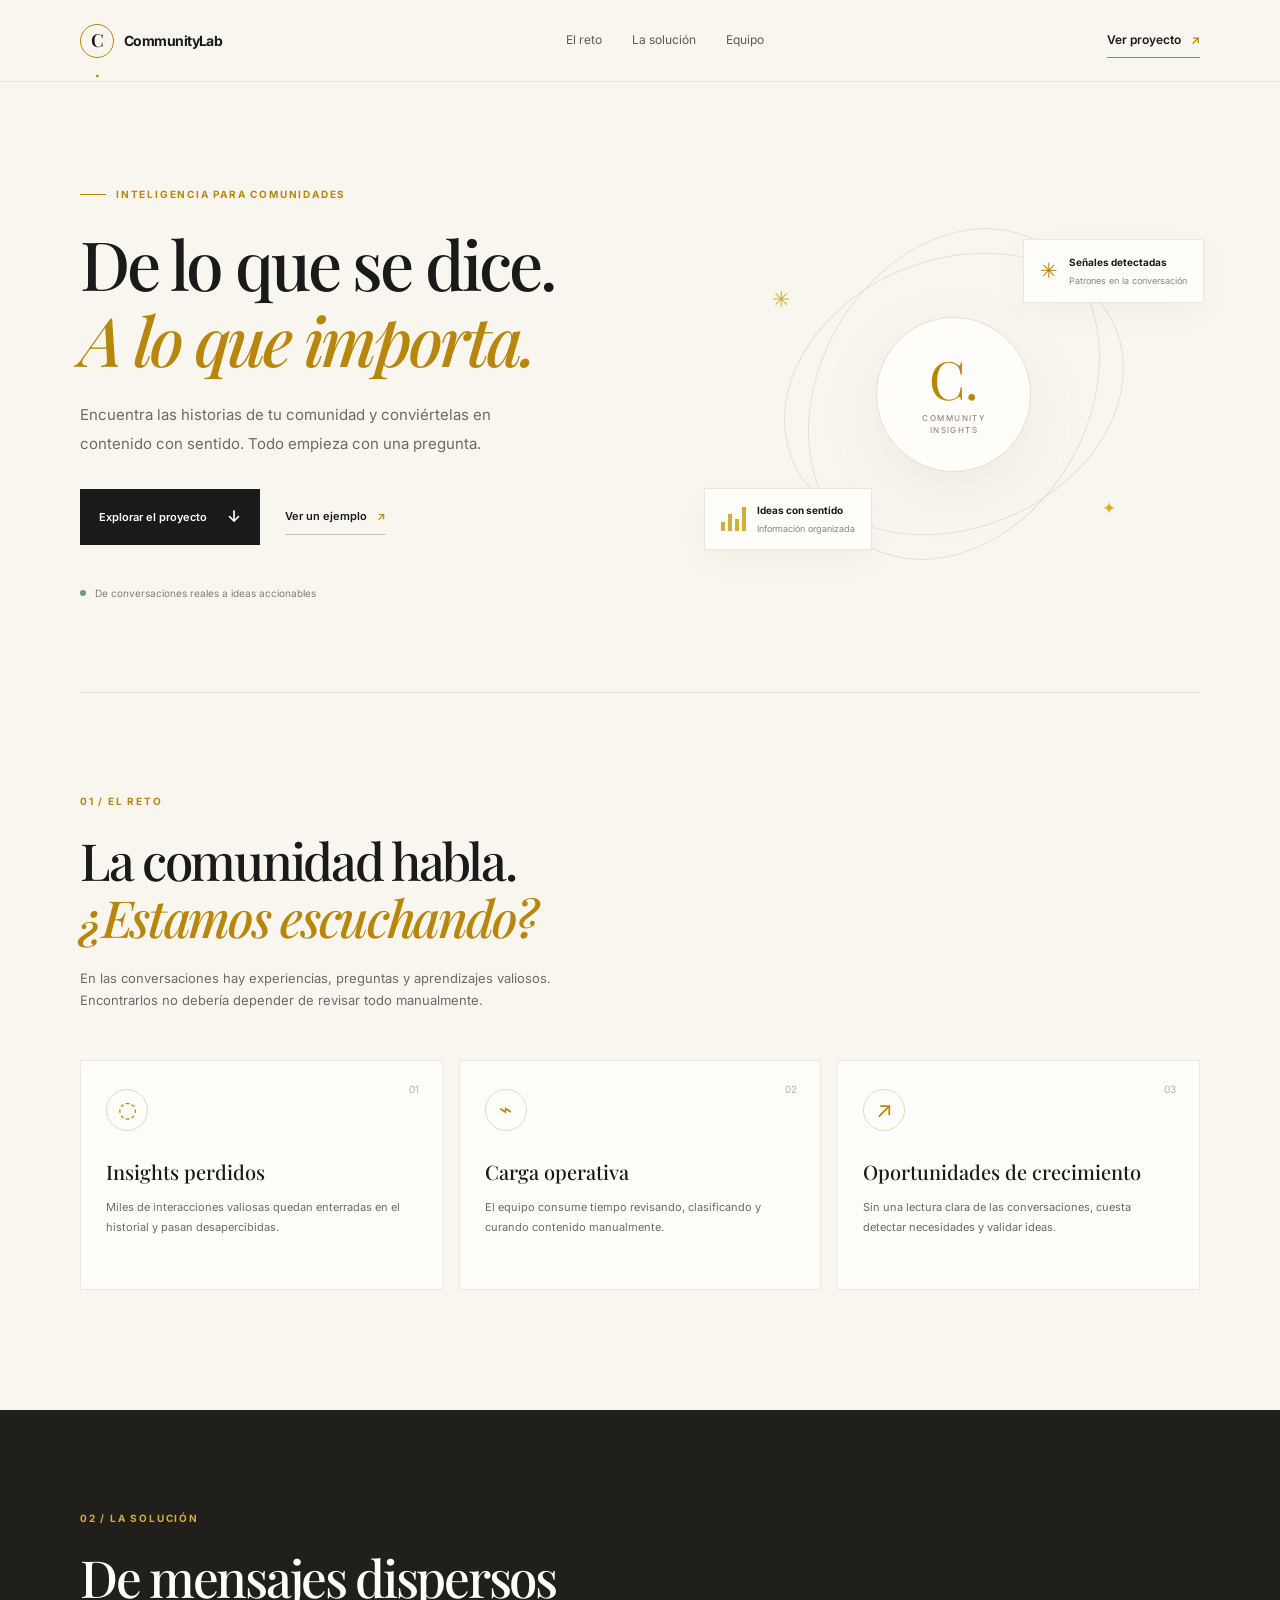
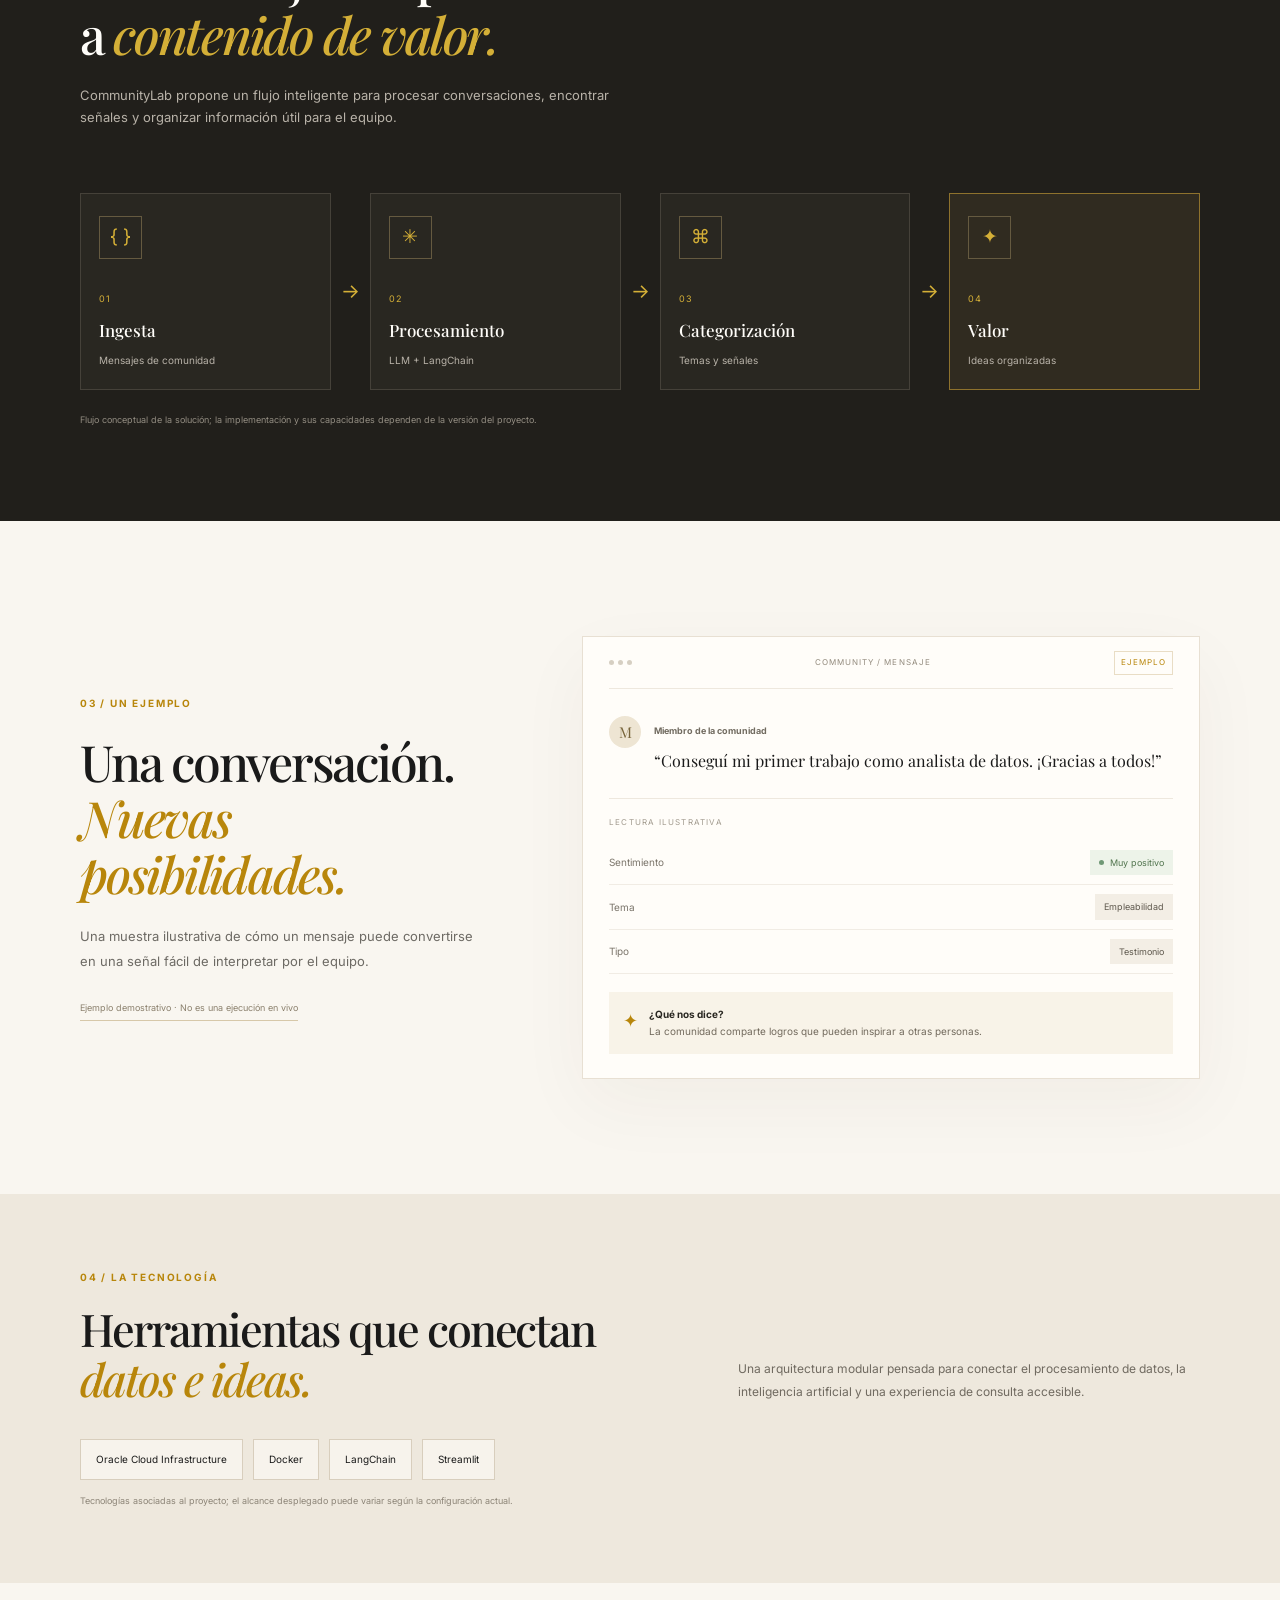
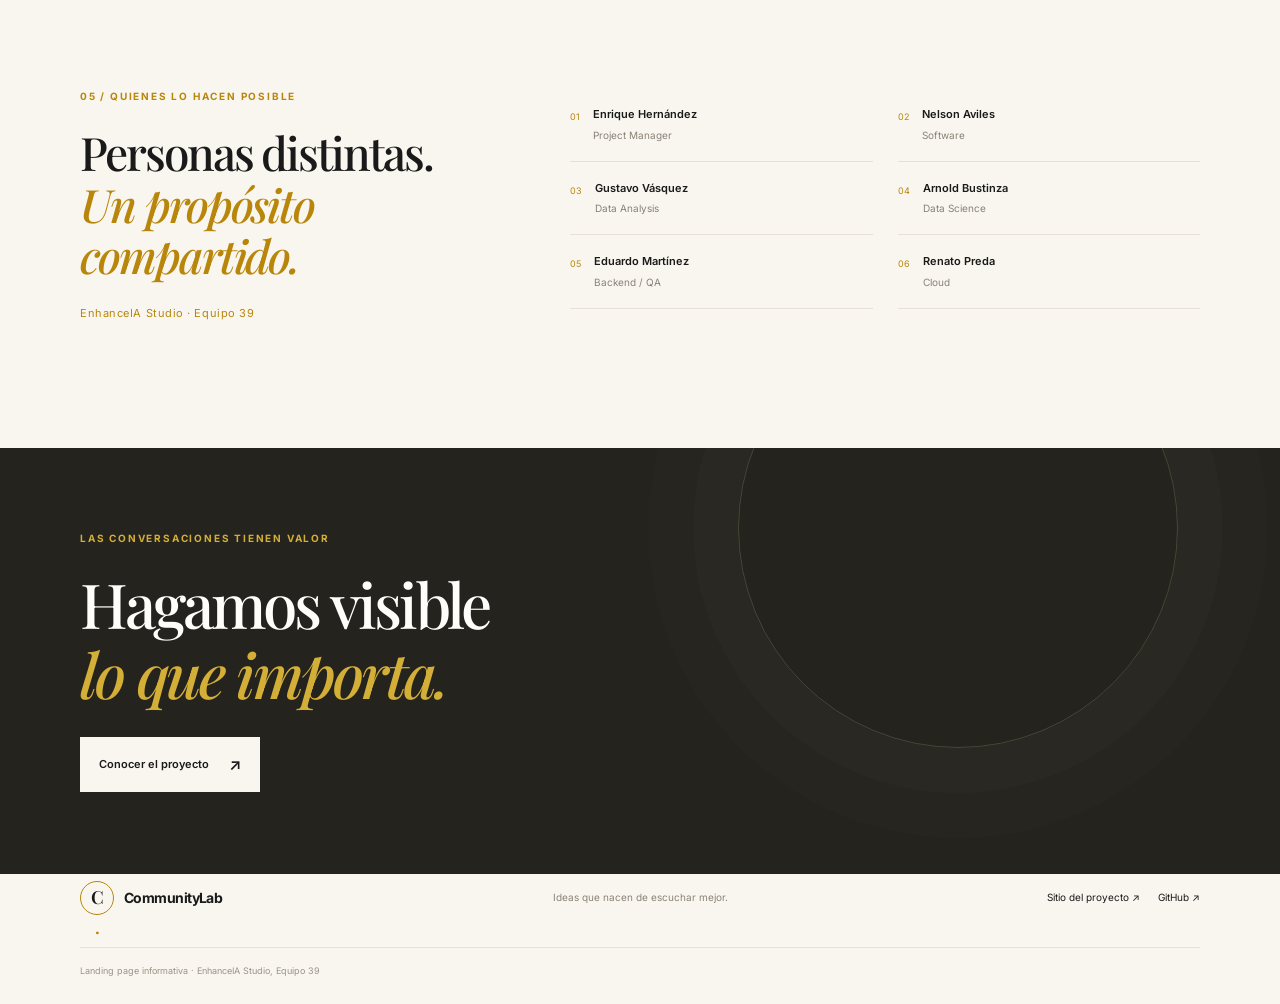
<file: index.html>
<!doctype html>
<html lang="es">
<head>
  <meta charset="utf-8">
  <meta name="viewport" content="width=device-width, initial-scale=1">
  <meta name="theme-color" content="#f9f6f0">
  <meta name="description" content="CommunityLab transforma conversaciones de comunidad en historias, aprendizajes y contenido con sentido.">
  <title>CommunityLab — De lo que se dice a lo que importa</title>
  <link rel="preconnect" href="https://fonts.googleapis.com">
  <link rel="preconnect" href="https://fonts.gstatic.com" crossorigin>
  <link href="https://fonts.googleapis.com/css2?family=Inter:wght@400;500;600;700&family=Playfair+Display:wght@500;600;700&display=swap" rel="stylesheet">
  <link rel="stylesheet" href="style.css">
  <script src="script.js" defer></script>
</head>
<body>
  <header class="site-header">
    <a class="brand" href="#inicio" aria-label="CommunityLab, inicio">
      <span class="brand-mark" aria-hidden="true">C<span>.</span></span>
      <span>CommunityLab</span>
    </a>
    <nav aria-label="Navegación principal">
      <a href="#problema">El reto</a>
      <a href="#solucion">La solución</a>
      <a href="#equipo">Equipo</a>
    </nav>
    <a class="header-cta" href="https://github.com/HenryH11/communitylab" target="_blank" rel="noreferrer">Ver proyecto <span aria-hidden="true">↗</span></a>
  </header>

  <main>
    <section class="hero section-wrap" id="inicio">
      <div class="hero-copy">
        <p class="eyebrow"><span class="eyebrow-line"></span> Inteligencia para comunidades</p>
        <h1>De lo que se dice.<br><em>A lo que importa.</em></h1>
        <p class="hero-description">Encuentra las historias de tu comunidad y conviértelas en contenido con sentido. Todo empieza con una pregunta.</p>
        <div class="hero-actions">
          <a class="button button-dark" href="#solucion">Explorar el proyecto <span aria-hidden="true">↓</span></a>
          <a class="text-link" href="#demo">Ver un ejemplo <span aria-hidden="true">↗</span></a>
        </div>
        <div class="hero-note"><span class="status-dot"></span> De conversaciones reales a ideas accionables</div>
      </div>
      <div class="hero-visual" aria-label="Ilustración conceptual del análisis de conversaciones">
        <div class="orbit orbit-one"></div><div class="orbit orbit-two"></div>
        <div class="visual-core"><span class="core-symbol">C.</span><span class="core-label">COMMUNITY<br>INSIGHTS</span></div>
        <div class="float-card float-card-top"><span class="mini-icon">✳</span><span><b>Señales detectadas</b><small>Patrones en la conversación</small></span></div>
        <div class="float-card float-card-bottom"><span class="mini-bars"><i></i><i></i><i></i><i></i></span><span><b>Ideas con sentido</b><small>Información organizada</small></span></div>
        <span class="spark spark-one">✳</span><span class="spark spark-two">✦</span>
      </div>
    </section>

    <section class="problem-section section-wrap" id="problema">
      <div class="section-heading">
        <p class="eyebrow">01 / El reto</p>
        <h2>La comunidad habla.<br><em>¿Estamos escuchando?</em></h2>
        <p>En las conversaciones hay experiencias, preguntas y aprendizajes valiosos. Encontrarlos no debería depender de revisar todo manualmente.</p>
      </div>
      <div class="problem-grid">
        <article class="problem-card"><span class="card-number">01</span><span class="card-icon">◌</span><h3>Insights perdidos</h3><p>Miles de interacciones valiosas quedan enterradas en el historial y pasan desapercibidas.</p></article>
        <article class="problem-card"><span class="card-number">02</span><span class="card-icon">⌁</span><h3>Carga operativa</h3><p>El equipo consume tiempo revisando, clasificando y curando contenido manualmente.</p></article>
        <article class="problem-card"><span class="card-number">03</span><span class="card-icon">↗</span><h3>Oportunidades de crecimiento</h3><p>Sin una lectura clara de las conversaciones, cuesta detectar necesidades y validar ideas.</p></article>
      </div>
    </section>

    <section class="solution-section" id="solucion">
      <div class="section-wrap solution-inner">
        <div class="section-heading solution-heading">
          <p class="eyebrow">02 / La solución</p>
          <h2>De mensajes dispersos<br>a <em>contenido de valor.</em></h2>
          <p>CommunityLab propone un flujo inteligente para procesar conversaciones, encontrar señales y organizar información útil para el equipo.</p>
        </div>
        <div class="pipeline" aria-label="Flujo conceptual del procesamiento">
          <div class="pipeline-step"><span class="step-icon">{ }</span><span class="step-label">01</span><h3>Ingesta</h3><p>Mensajes de comunidad</p></div>
          <span class="pipeline-arrow" aria-hidden="true">→</span>
          <div class="pipeline-step"><span class="step-icon">✳</span><span class="step-label">02</span><h3>Procesamiento</h3><p>LLM + LangChain</p></div>
          <span class="pipeline-arrow" aria-hidden="true">→</span>
          <div class="pipeline-step"><span class="step-icon">⌘</span><span class="step-label">03</span><h3>Categorización</h3><p>Temas y señales</p></div>
          <span class="pipeline-arrow" aria-hidden="true">→</span>
          <div class="pipeline-step pipeline-final"><span class="step-icon">✦</span><span class="step-label">04</span><h3>Valor</h3><p>Ideas organizadas</p></div>
        </div>
        <p class="pipeline-caption">Flujo conceptual de la solución; la implementación y sus capacidades dependen de la versión del proyecto.</p>
      </div>
    </section>

    <section class="demo-section section-wrap" id="demo">
      <div class="demo-copy">
        <p class="eyebrow">03 / Un ejemplo</p>
        <h2>Una conversación.<br><em>Nuevas posibilidades.</em></h2>
        <p>Una muestra ilustrativa de cómo un mensaje puede convertirse en una señal fácil de interpretar por el equipo.</p>
        <span class="demo-disclaimer">Ejemplo demostrativo · No es una ejecución en vivo</span>
      </div>
      <div class="demo-window">
        <div class="window-bar"><div class="window-dots"><i></i><i></i><i></i></div><span>COMMUNITY / MENSAJE</span><span class="window-status">EJEMPLO</span></div>
        <div class="message-box"><span class="message-avatar">M</span><div><span class="message-author">Miembro de la comunidad</span><p>“Conseguí mi primer trabajo como analista de datos. ¡Gracias a todos!”</p></div></div>
        <div class="result-divider"><span>LECTURA ILUSTRATIVA</span></div>
        <div class="result-row"><span class="result-label">Sentimiento</span><span class="tag tag-positive"><i></i> Muy positivo</span></div>
        <div class="result-row"><span class="result-label">Tema</span><span class="tag">Empleabilidad</span></div>
        <div class="result-row"><span class="result-label">Tipo</span><span class="tag">Testimonio</span></div>
        <div class="insight-note"><span>✦</span><p><b>¿Qué nos dice?</b><br>La comunidad comparte logros que pueden inspirar a otras personas.</p></div>
      </div>
    </section>

    <section class="technology-section">
      <div class="section-wrap technology-inner">
        <div><p class="eyebrow">04 / La tecnología</p><h2>Herramientas que conectan<br><em>datos e ideas.</em></h2></div>
        <p class="technology-intro">Una arquitectura modular pensada para conectar el procesamiento de datos, la inteligencia artificial y una experiencia de consulta accesible.</p>
        <div class="tech-list" aria-label="Tecnologías del proyecto"><span>Oracle Cloud Infrastructure</span><span>Docker</span><span>LangChain</span><span>Streamlit</span></div>
        <p class="tech-note">Tecnologías asociadas al proyecto; el alcance desplegado puede variar según la configuración actual.</p>
      </div>
    </section>

    <section class="team-section section-wrap" id="equipo">
      <div class="section-heading team-heading"><p class="eyebrow">05 / Quienes lo hacen posible</p><h2>Personas distintas.<br><em>Un propósito compartido.</em></h2><p>EnhanceIA Studio · Equipo 39</p></div>
      <div class="team-grid">
        <article class="team-member"><span class="member-index">01</span><div><h3>Enrique Hernández</h3><p>Project Manager</p></div></article>
        <article class="team-member"><span class="member-index">02</span><div><h3>Nelson Aviles</h3><p>Software</p></div></article>
        <article class="team-member"><span class="member-index">03</span><div><h3>Gustavo Vásquez</h3><p>Data Analysis</p></div></article>
        <article class="team-member"><span class="member-index">04</span><div><h3>Arnold Bustinza</h3><p>Data Science</p></div></article>
        <article class="team-member"><span class="member-index">05</span><div><h3>Eduardo Martínez</h3><p>Backend / QA</p></div></article>
        <article class="team-member"><span class="member-index">06</span><div><h3>Renato Preda</h3><p>Cloud</p></div></article>
      </div>
    </section>

    <section class="closing-cta">
      <div class="section-wrap closing-inner"><p class="eyebrow">Las conversaciones tienen valor</p><h2>Hagamos visible<br><em>lo que importa.</em></h2><a class="button button-light" href="https://github.com/HenryH11/communitylab" target="_blank" rel="noreferrer">Conocer el proyecto <span aria-hidden="true">↗</span></a></div>
      <div class="closing-orb" aria-hidden="true"></div>
    </section>
  </main>

  <footer class="site-footer"><a class="brand footer-brand" href="#inicio"><span class="brand-mark">C<span>.</span></span><span>CommunityLab</span></a><p>Ideas que nacen de escuchar mejor.</p><div class="footer-links"><a href="https://communitylab.lat/" target="_blank" rel="noreferrer">Sitio del proyecto ↗</a><a href="https://github.com/HenryH11/communitylab" target="_blank" rel="noreferrer">GitHub ↗</a></div><small>Landing page informativa · EnhanceIA Studio, Equipo 39</small></footer>
</body>
</html>
</file>
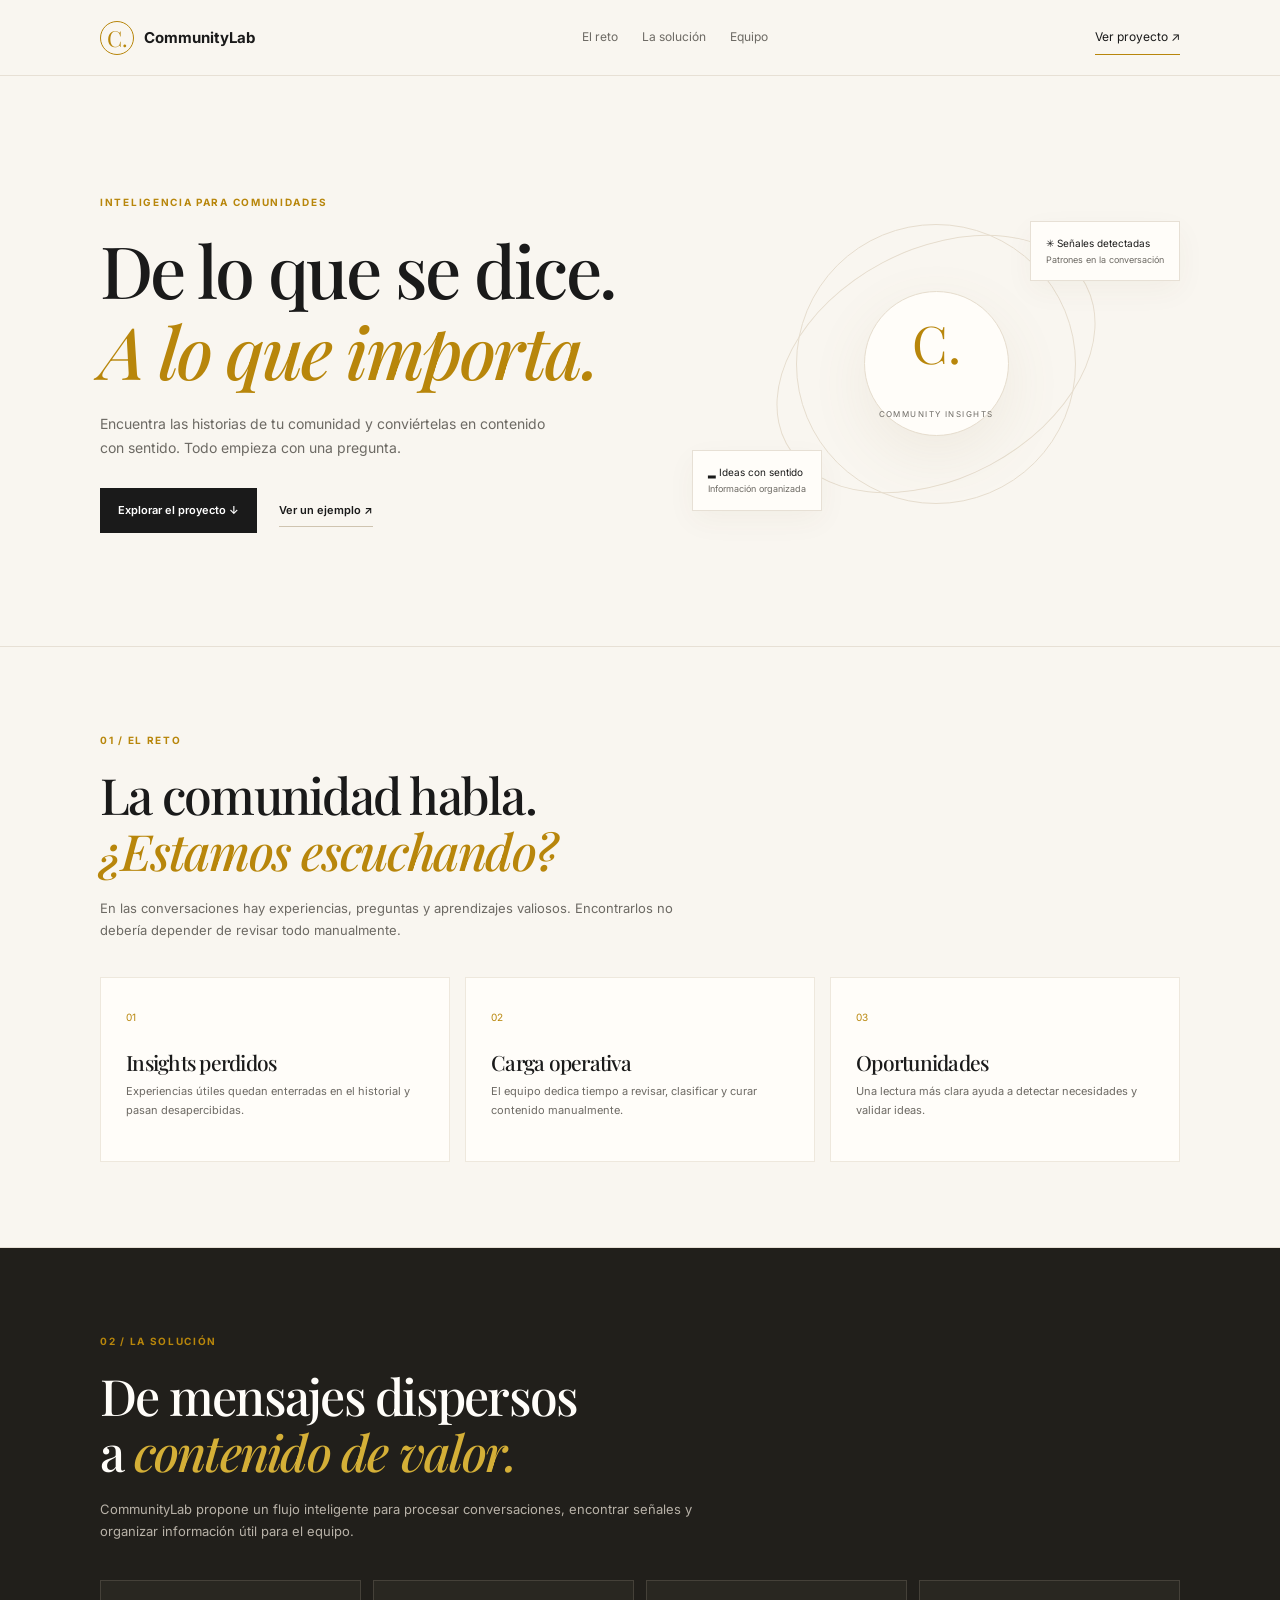
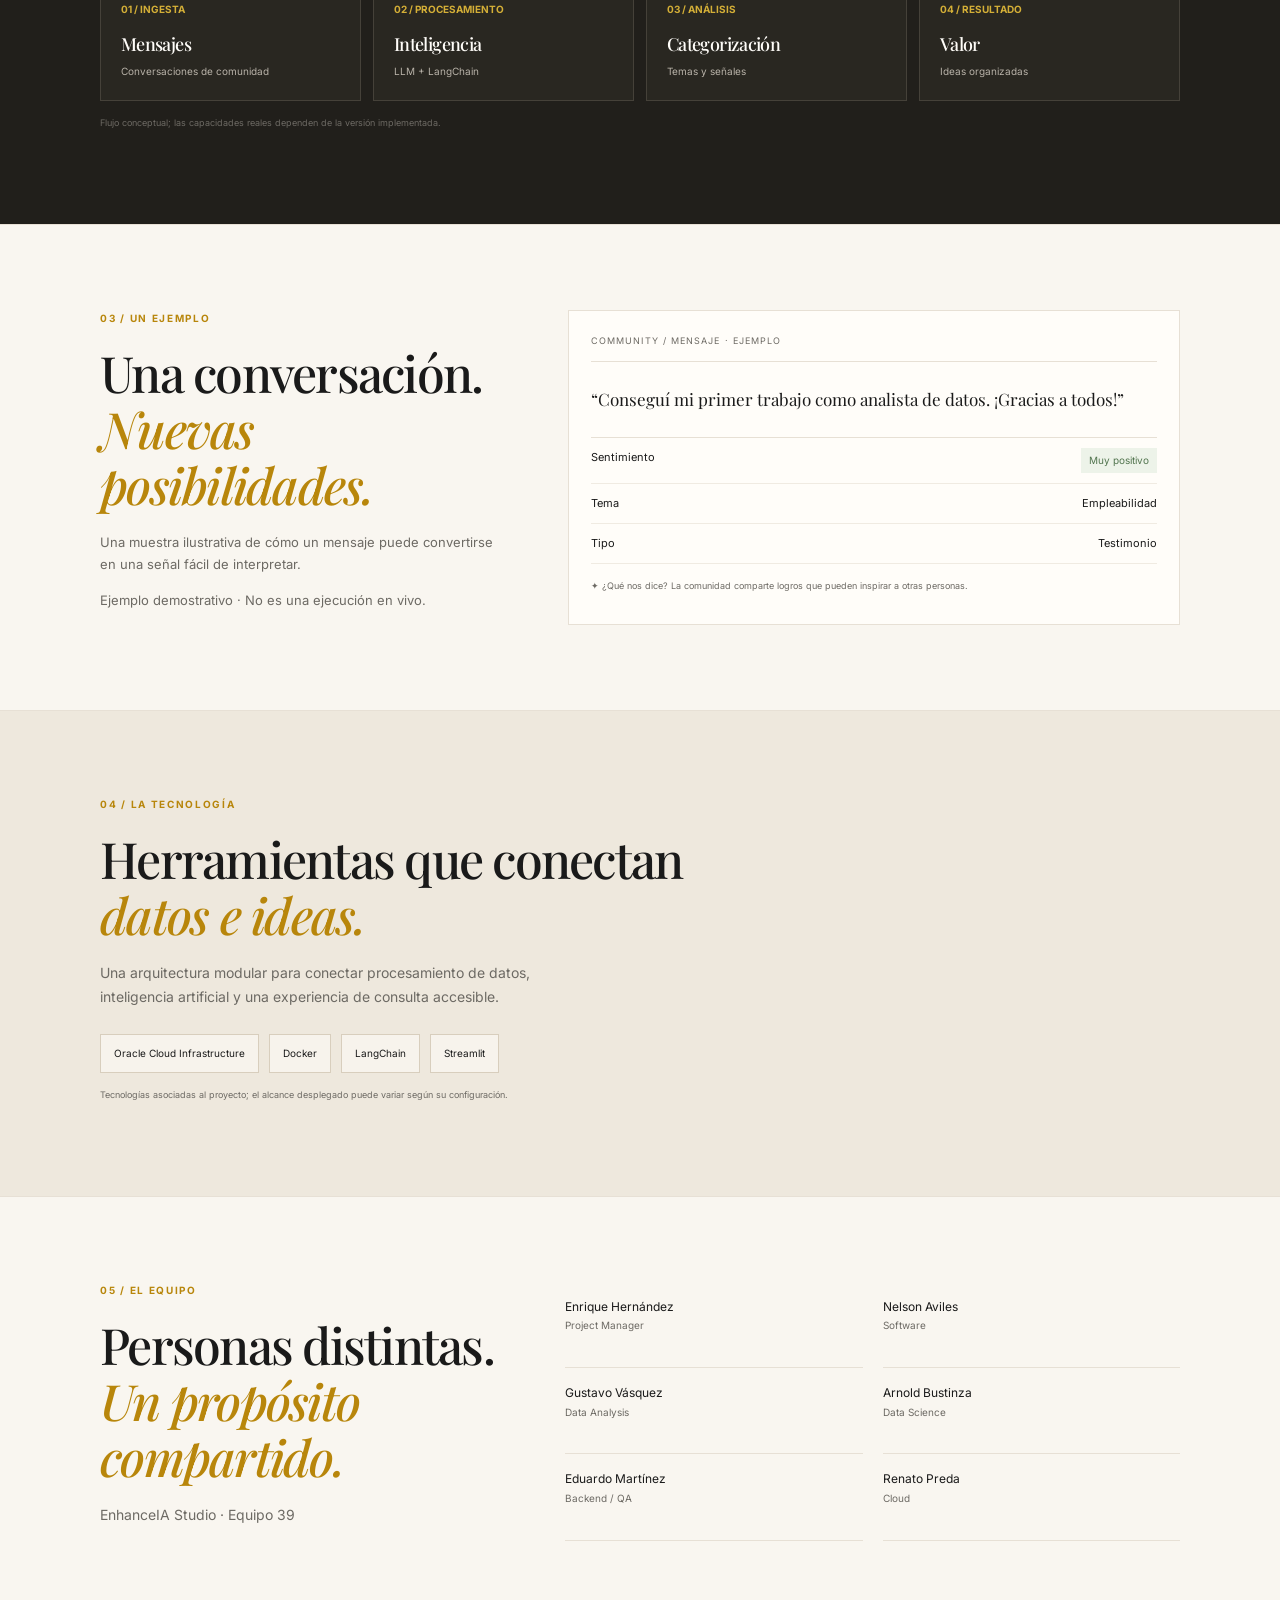
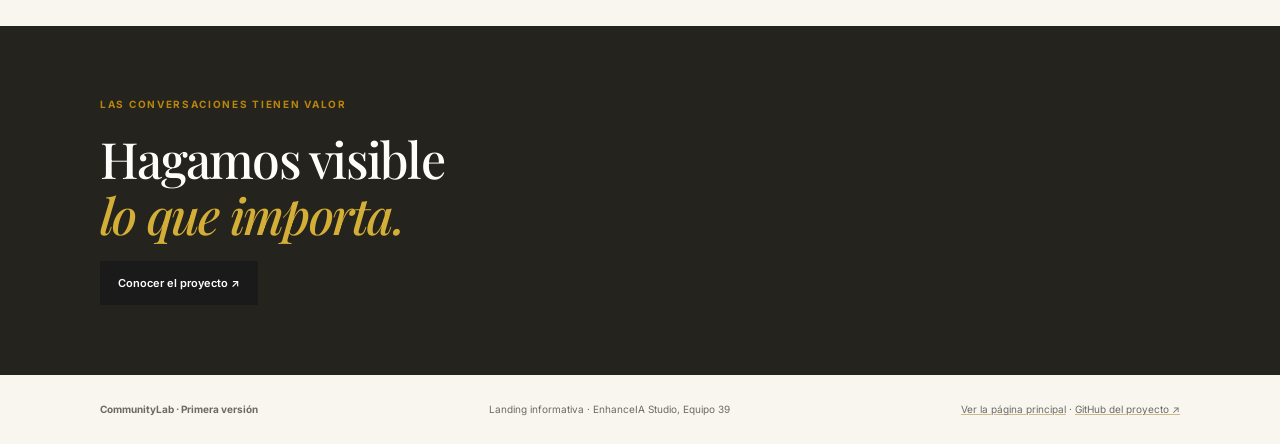
<file: primera-version/index.html>
<!doctype html>
<html lang="es">
<head>
<meta charset="utf-8">
<meta name="viewport" content="width=device-width, initial-scale=1">
<meta name="theme-color" content="#f9f6f0">
<meta name="description" content="Primera versión de la landing informativa de CommunityLab.">
<title>CommunityLab — Primera versión</title>
<link rel="preconnect" href="https://fonts.googleapis.com">
<link rel="preconnect" href="https://fonts.gstatic.com" crossorigin>
<link href="https://fonts.googleapis.com/css2?family=Inter:wght@400;500;600;700&family=Playfair+Display:wght@500;600;700&display=swap" rel="stylesheet">
<style>
:root{--cream:#f9f6f0;--paper:#fffdf9;--ink:#1a1a1a;--muted:#6d6a64;--gold:#b8860b;--line:#e7e0d5;--serif:"Playfair Display",Georgia,serif;--sans:Inter,Arial,sans-serif}
*{box-sizing:border-box}html{scroll-behavior:smooth;scroll-padding-top:80px}body{margin:0;background:var(--cream);color:var(--ink);font:15px/1.7 var(--sans)}a{color:inherit;text-decoration:none}.wrap{width:min(1080px,calc(100% - 40px));margin:auto}
header{height:76px;display:flex;align-items:center;justify-content:space-between;border-bottom:1px solid var(--line);padding:0 max(20px,calc((100% - 1080px)/2));gap:20px}.brand{display:flex;align-items:center;gap:10px;font-weight:700}.mark{display:grid;place-items:center;width:34px;height:34px;border:1px solid var(--gold);border-radius:50%;font:22px var(--serif);color:var(--gold)}nav{display:flex;gap:24px;font-size:12px;color:var(--muted)}.nav-cta{font-size:12px;border-bottom:1px solid var(--gold);padding:7px 0}
.eyebrow{font-size:10px;text-transform:uppercase;letter-spacing:.17em;color:var(--gold);font-weight:700;margin:0 0 18px}h1,h2,h3{font-family:var(--serif);font-weight:500;line-height:1.12;letter-spacing:-.035em}h1{font-size:clamp(44px,6vw,72px);margin:0 0 22px}h2{font-size:clamp(34px,4vw,50px);margin:0 0 18px}h1 em,h2 em{color:var(--gold);font-weight:500}.hero{display:grid;grid-template-columns:1fr .9fr;gap:50px;align-items:center;padding:90px 0 85px;min-height:570px}.lead{max-width:450px;color:var(--muted);font-size:14px}.actions{display:flex;gap:22px;align-items:center;flex-wrap:wrap;margin-top:28px}.button{display:inline-block;background:var(--ink);color:white;padding:13px 18px;font-size:11px;font-weight:600}.link{font-size:11px;font-weight:600;border-bottom:1px solid #cfc4b0;padding:7px 0}.art{height:350px;display:grid;place-items:center;position:relative}.ring{position:absolute;border:1px solid #e6ddce;border-radius:50%;width:280px;height:280px}.ring.two{width:340px;height:230px;transform:rotate(-28deg)}.core{z-index:1;width:145px;height:145px;border-radius:50%;background:var(--paper);border:1px solid #e6ddce;display:grid;place-items:center;text-align:center;color:var(--gold);font:52px var(--serif);box-shadow:0 20px 60px #8e7b5217}.core small{display:block;font:8px var(--sans);letter-spacing:.18em;color:var(--muted)}.float{position:absolute;background:var(--paper);border:1px solid var(--line);padding:13px 15px;font-size:10px;box-shadow:0 10px 30px #5a49200b}.float small{display:block;color:var(--muted);font-size:9px}.f1{top:32px;right:0}.f2{bottom:28px;left:0}
section.content{padding:85px 0;border-top:1px solid var(--line)}.intro{max-width:600px}.intro>p:last-child{color:var(--muted);font-size:13px}.cards{display:grid;grid-template-columns:repeat(3,1fr);gap:15px;margin-top:36px}.card{padding:25px;background:var(--paper);border:1px solid #eee8dd;min-height:185px}.number{font-size:10px;color:var(--gold)}.card h3{font-size:21px;margin:22px 0 8px}.card p{font-size:11px;color:var(--muted);margin:0}.dark{background:#211f1b;color:var(--paper);border:0}.dark h2 em{color:#d4af37}.dark .intro>p:last-child{color:#b8b2a8}.flow{display:grid;grid-template-columns:repeat(4,1fr);gap:12px;margin-top:38px}.step{padding:20px;border:1px solid #454139;background:#292721}.step b{display:block;color:#d4af37;font-size:10px;margin-bottom:16px}.step h3{font-size:18px;margin:0 0 8px}.step p{font-size:10px;color:#b8b2a8;margin:0}.example{display:grid;grid-template-columns:.8fr 1.2fr;gap:60px;align-items:center}.example-copy p:not(.eyebrow){font-size:13px;color:var(--muted)}.window{background:var(--paper);border:1px solid var(--line);padding:22px}.window-top{font-size:9px;letter-spacing:.12em;color:var(--muted);border-bottom:1px solid var(--line);padding-bottom:13px}.message{font:17px/1.6 var(--serif);padding:24px 0;border-bottom:1px solid var(--line)}.row{display:flex;justify-content:space-between;gap:10px;padding:10px 0;border-bottom:1px solid #f0ebe2;font-size:11px}.pill{background:#edf3e9;color:#52754f;padding:4px 8px;font-size:10px}.note{font-size:9px;color:var(--muted);margin-top:14px}.tech{background:#eee8dd}.techlist{display:flex;gap:10px;flex-wrap:wrap;margin-top:25px}.techlist span{padding:10px 13px;border:1px solid #d8cebd;background:#f7f3ec;font-size:10px}.team{display:grid;grid-template-columns:.8fr 1.2fr;gap:55px}.members{display:grid;grid-template-columns:1fr 1fr;gap:0 20px}.member{padding:15px 0;border-bottom:1px solid var(--line);font-size:12px}.member small{display:block;color:var(--muted);font-size:10px}.closing{background:#25231e;color:var(--paper);padding:70px 0}.closing h2 em{color:#d4af37}.footer{padding:26px 0;display:flex;justify-content:space-between;gap:20px;font-size:10px;color:var(--muted)}.footer a{text-decoration:underline;text-decoration-color:#cbb98e}
@media(max-width:700px){header{height:68px}.wrap{width:calc(100% - 36px)}nav{display:none}.hero{grid-template-columns:1fr;padding:60px 0 45px;gap:5px}.art{height:280px;transform:scale(.9);margin:0 -15px}.cards{grid-template-columns:1fr}.card{min-height:0}.flow{grid-template-columns:1fr 1fr}.example,.team{grid-template-columns:1fr;gap:28px}.members{grid-template-columns:1fr 1fr}.footer{flex-direction:column;gap:7px}.content{padding:65px 0!important}}
@media(prefers-reduced-motion:reduce){html{scroll-behavior:auto}}
</style>
</head>
<body>
<header><a class="brand" href="#inicio"><span class="mark">C.</span>CommunityLab</a><nav><a href="#reto">El reto</a><a href="#solucion">La solución</a><a href="#equipo">Equipo</a></nav><a class="nav-cta" href="https://github.com/HenryH11/communitylab" target="_blank" rel="noreferrer">Ver proyecto ↗</a></header>
<main>
<section class="hero wrap" id="inicio"><div><p class="eyebrow">Inteligencia para comunidades</p><h1>De lo que se dice.<br><em>A lo que importa.</em></h1><p class="lead">Encuentra las historias de tu comunidad y conviértelas en contenido con sentido. Todo empieza con una pregunta.</p><div class="actions"><a class="button" href="#solucion">Explorar el proyecto ↓</a><a class="link" href="#ejemplo">Ver un ejemplo ↗</a></div></div><div class="art" aria-label="Ilustración conceptual de CommunityLab"><div class="ring"></div><div class="ring two"></div><div class="core">C.<small>COMMUNITY INSIGHTS</small></div><div class="float f1">✳ Señales detectadas<small>Patrones en la conversación</small></div><div class="float f2">▂ Ideas con sentido<small>Información organizada</small></div></div></section>
<section class="content" id="reto"><div class="wrap"><div class="intro"><p class="eyebrow">01 / El reto</p><h2>La comunidad habla.<br><em>¿Estamos escuchando?</em></h2><p>En las conversaciones hay experiencias, preguntas y aprendizajes valiosos. Encontrarlos no debería depender de revisar todo manualmente.</p></div><div class="cards"><article class="card"><span class="number">01</span><h3>Insights perdidos</h3><p>Experiencias útiles quedan enterradas en el historial y pasan desapercibidas.</p></article><article class="card"><span class="number">02</span><h3>Carga operativa</h3><p>El equipo dedica tiempo a revisar, clasificar y curar contenido manualmente.</p></article><article class="card"><span class="number">03</span><h3>Oportunidades</h3><p>Una lectura más clara ayuda a detectar necesidades y validar ideas.</p></article></div></div></section>
<section class="content dark" id="solucion"><div class="wrap"><div class="intro"><p class="eyebrow">02 / La solución</p><h2>De mensajes dispersos<br>a <em>contenido de valor.</em></h2><p>CommunityLab propone un flujo inteligente para procesar conversaciones, encontrar señales y organizar información útil para el equipo.</p></div><div class="flow"><article class="step"><b>01 / INGESTA</b><h3>Mensajes</h3><p>Conversaciones de comunidad</p></article><article class="step"><b>02 / PROCESAMIENTO</b><h3>Inteligencia</h3><p>LLM + LangChain</p></article><article class="step"><b>03 / ANÁLISIS</b><h3>Categorización</h3><p>Temas y señales</p></article><article class="step"><b>04 / RESULTADO</b><h3>Valor</h3><p>Ideas organizadas</p></article></div><p class="note">Flujo conceptual; las capacidades reales dependen de la versión implementada.</p></div></section>
<section class="content" id="ejemplo"><div class="wrap example"><div class="example-copy"><p class="eyebrow">03 / Un ejemplo</p><h2>Una conversación.<br><em>Nuevas posibilidades.</em></h2><p>Una muestra ilustrativa de cómo un mensaje puede convertirse en una señal fácil de interpretar.</p><p class="note">Ejemplo demostrativo · No es una ejecución en vivo.</p></div><div class="window"><div class="window-top">COMMUNITY / MENSAJE · EJEMPLO</div><div class="message">“Conseguí mi primer trabajo como analista de datos. ¡Gracias a todos!”</div><div class="row"><span>Sentimiento</span><span class="pill">Muy positivo</span></div><div class="row"><span>Tema</span><span>Empleabilidad</span></div><div class="row"><span>Tipo</span><span>Testimonio</span></div><p class="note">✦ ¿Qué nos dice? La comunidad comparte logros que pueden inspirar a otras personas.</p></div></div></section>
<section class="content tech"><div class="wrap"><p class="eyebrow">04 / La tecnología</p><h2>Herramientas que conectan<br><em>datos e ideas.</em></h2><p class="lead">Una arquitectura modular para conectar procesamiento de datos, inteligencia artificial y una experiencia de consulta accesible.</p><div class="techlist"><span>Oracle Cloud Infrastructure</span><span>Docker</span><span>LangChain</span><span>Streamlit</span></div><p class="note">Tecnologías asociadas al proyecto; el alcance desplegado puede variar según su configuración.</p></div></section>
<section class="content" id="equipo"><div class="wrap team"><div><p class="eyebrow">05 / El equipo</p><h2>Personas distintas.<br><em>Un propósito compartido.</em></h2><p class="lead">EnhanceIA Studio · Equipo 39</p></div><div class="members"><div class="member">Enrique Hernández<small>Project Manager</small></div><div class="member">Nelson Aviles<small>Software</small></div><div class="member">Gustavo Vásquez<small>Data Analysis</small></div><div class="member">Arnold Bustinza<small>Data Science</small></div><div class="member">Eduardo Martínez<small>Backend / QA</small></div><div class="member">Renato Preda<small>Cloud</small></div></div></div></section>
<section class="closing"><div class="wrap"><p class="eyebrow">Las conversaciones tienen valor</p><h2>Hagamos visible<br><em>lo que importa.</em></h2><a class="button" href="https://github.com/HenryH11/communitylab" target="_blank" rel="noreferrer">Conocer el proyecto ↗</a></div></section>
</main>
<footer class="wrap footer"><strong>CommunityLab · Primera versión</strong><span>Landing informativa · EnhanceIA Studio, Equipo 39</span><span><a href="../">Ver la página principal</a> · <a href="https://github.com/HenryH11/communitylab" target="_blank" rel="noreferrer">GitHub del proyecto ↗</a></span></footer>
</body></html>
</file>
<file: style.css>
:root{--cream:#f9f6f0;--paper:#fffdf9;--ink:#1a1a1a;--muted:#6d6a64;--gold:#b8860b;--gold-light:#d4af37;--line:#e7e0d5;--serif:"Playfair Display",Georgia,serif;--sans:"Inter",Arial,sans-serif}*{box-sizing:border-box}html{scroll-behavior:smooth;scroll-padding-top:90px}body{margin:0;background:var(--cream);color:var(--ink);font-family:var(--sans);font-size:15px;line-height:1.7;-webkit-font-smoothing:antialiased}a{color:inherit;text-decoration:none}.section-wrap{width:min(1120px,calc(100% - 48px));margin-inline:auto}.site-header{height:82px;padding:0 max(24px,calc((100% - 1120px)/2));display:flex;align-items:center;justify-content:space-between;border-bottom:1px solid rgba(26,26,26,.08);gap:24px}.brand{display:inline-flex;align-items:center;gap:10px;font-size:14px;font-weight:700;letter-spacing:-.04em;white-space:nowrap}.brand-mark{width:34px;height:34px;border:1px solid var(--gold);border-radius:50%;display:grid;place-items:center;font-family:var(--serif);font-size:18px;font-weight:600}.brand-mark span{color:var(--gold)}nav{display:flex;gap:30px;color:#5f5b54;font-size:12px}nav a:hover,.footer-links a:hover{color:var(--gold)}.header-cta{font-size:12px;font-weight:600;border-bottom:1px solid var(--gold);padding:7px 0}.header-cta span{color:var(--gold);margin-left:7px}.hero{min-height:610px;padding-block:94px 80px;display:grid;grid-template-columns:1.08fr .92fr;align-items:center;gap:50px}.eyebrow{text-transform:uppercase;font-size:10px;letter-spacing:.18em;font-weight:700;color:var(--gold);margin:0 0 22px;display:flex;align-items:center;gap:10px}.eyebrow-line{width:26px;height:1px;background:var(--gold)}h1,h2,h3,p{margin-top:0}h1,h2{font-family:var(--serif);font-weight:500;letter-spacing:-.045em;line-height:1.12}h1{font-size:clamp(46px,5.3vw,72px);margin-bottom:24px}h1 em,h2 em{font-weight:500;color:var(--gold);font-style:italic}.hero-description{max-width:450px;color:var(--muted);font-size:15px;line-height:1.9}.hero-actions{display:flex;align-items:center;gap:25px;margin-top:31px}.button{display:inline-flex;align-items:center;justify-content:center;gap:20px;padding:14px 19px;font-size:11px;font-weight:600;transition:transform .2s,background .2s}.button:hover{transform:translateY(-2px)}.button-dark{background:var(--ink);color:white}.button-dark:hover{background:#39352d}.button span{font-size:16px}.text-link{font-size:11px;font-weight:600;border-bottom:1px solid #cfc4b0;padding:8px 0}.text-link span{color:var(--gold);margin-left:7px}.hero-note{font-size:10px;color:#827c71;margin-top:40px;display:flex;align-items:center;gap:9px}.status-dot{width:6px;height:6px;border-radius:50%;background:#6f9875}.hero-visual{height:390px;position:relative;display:grid;place-items:center}.orbit{position:absolute;border:1px solid #e8dfcf;border-radius:50%;transform:rotate(-22deg)}.orbit-one{width:350px;height:270px}.orbit-two{width:270px;height:350px;transform:rotate(30deg)}.visual-core{width:155px;height:155px;background:#fffdf9;border:1px solid #e9deca;border-radius:50%;box-shadow:0 20px 65px #8e7b5217;display:flex;flex-direction:column;align-items:center;justify-content:center;gap:7px;z-index:1}.core-symbol{font-family:var(--serif);font-size:53px;line-height:1;color:var(--gold)}.core-label{font-size:8px;letter-spacing:.18em;line-height:1.5;text-align:center;color:#81796d}.float-card{position:absolute;z-index:2;display:flex;align-items:center;gap:11px;padding:13px 16px;background:#fffdf9;border:1px solid #eee6d9;box-shadow:0 10px 30px #5a49200b}.float-card-top{top:40px;right:-4px}.float-card-bottom{bottom:39px;left:-4px}.float-card b,.float-card small{display:block}.float-card b{font-size:10px}.float-card small{font-size:9px;color:#8a847b;margin-top:2px}.mini-icon{font-size:21px;color:var(--gold)}.mini-bars{height:24px;display:flex;align-items:end;gap:3px}.mini-bars i{display:block;width:4px;background:var(--gold-light);height:35%}.mini-bars i:nth-child(2){height:70%}.mini-bars i:nth-child(3){height:50%}.mini-bars i:nth-child(4){height:100%}.spark{position:absolute;color:var(--gold-light)}.spark-one{left:13%;top:21%;font-size:22px}.spark-two{right:17%;bottom:17%;font-size:17px}.problem-section{padding-block:100px 120px;border-top:1px solid var(--line)}.section-heading{max-width:590px}.section-heading h2,.technology-inner h2,.closing-inner h2{font-size:clamp(37px,4vw,52px);margin-bottom:20px}.section-heading>p:last-child{color:var(--muted);max-width:510px;font-size:13px}.problem-grid{display:grid;grid-template-columns:repeat(3,1fr);gap:16px;margin-top:49px}.problem-card{position:relative;padding:28px 25px 29px;min-height:230px;background:#fffdf9;border:1px solid #eee8dd}.card-number{position:absolute;right:23px;top:20px;color:#b8afa0;font-size:10px}.card-icon{display:grid;place-items:center;width:42px;height:42px;border:1px solid #e6d9bd;border-radius:50%;font-size:22px;color:var(--gold);margin-bottom:24px}.problem-card h3{font-family:var(--serif);font-size:20px;font-weight:500;margin-bottom:9px}.problem-card p{font-size:11px;color:var(--muted);line-height:1.8;margin-bottom:0}.solution-section{background:#211f1b;color:#fffdf9;padding-block:100px 94px;overflow:hidden}.solution-heading{max-width:660px}.solution-heading .eyebrow{color:var(--gold-light)}.solution-heading h2 em{color:var(--gold-light)}.solution-heading>p:last-child{color:#b8b2a8;max-width:560px}.pipeline{display:flex;align-items:stretch;justify-content:space-between;gap:10px;margin-top:65px}.pipeline-step{flex:1;min-width:0;padding:22px 18px 20px;border:1px solid #454139;position:relative;background:#292721}.step-icon{display:grid;place-items:center;width:43px;height:43px;border:1px solid #655a40;color:var(--gold-light);font-size:19px;margin-bottom:25px}.step-label{font-size:9px;color:var(--gold-light);letter-spacing:.12em}.pipeline-step h3{font-family:var(--serif);font-size:17px;font-weight:500;margin:7px 0}.pipeline-step p{font-size:10px;color:#b8b2a8;margin:0}.pipeline-final{border-color:#8e722d;background:#302b20}.pipeline-arrow{align-self:center;color:var(--gold-light);font-size:20px}.pipeline-caption{font-size:9px;color:#938d82;margin:22px 0 0}.demo-section{padding-block:115px;display:grid;grid-template-columns:.8fr 1.2fr;gap:90px;align-items:center}.demo-copy h2{font-size:clamp(37px,4vw,50px);margin-bottom:22px}.demo-copy>p:not(.eyebrow){font-size:13px;color:var(--muted);line-height:1.9}.demo-disclaimer{display:inline-block;margin-top:14px;color:#8b806d;font-size:9px;border-bottom:1px solid #d7c8a9;padding-bottom:4px}.demo-window{background:#fffdf9;border:1px solid #e8e0d3;box-shadow:0 25px 70px #46381b0b;padding:0 26px 24px}.window-bar{height:52px;display:flex;align-items:center;justify-content:space-between;border-bottom:1px solid #eee8de;font-size:8px;letter-spacing:.13em;color:#938b7e}.window-dots{display:flex;gap:4px}.window-dots i{width:5px;height:5px;border-radius:50%;background:#d6cfc2}.window-status{font-size:8px;color:var(--gold);border:1px solid #e9ddc5;padding:4px 6px}.message-box{display:flex;gap:13px;padding:27px 0 24px}.message-avatar{width:32px;height:32px;flex:none;border-radius:50%;display:grid;place-items:center;background:#eee5d3;color:#77643a;font-family:var(--serif)}.message-author{font-size:9px;font-weight:700;color:#716b60}.message-box p{font-family:var(--serif);font-size:16px;line-height:1.6;margin:6px 0 0}.result-divider{font-size:8px;letter-spacing:.15em;color:#a19a8e;border-top:1px solid #eee8de;padding:17px 0 12px}.result-row{display:flex;justify-content:space-between;align-items:center;padding:9px 0;border-bottom:1px solid #f1ece4;font-size:10px}.result-label{color:#7b756b}.tag{background:#f3eee5;padding:5px 9px;font-size:9px;color:#5e584d}.tag-positive{background:#edf3e9;color:#52754f;display:flex;align-items:center;gap:6px}.tag-positive i{width:5px;height:5px;border-radius:50%;background:#6f9875}.insight-note{display:flex;gap:11px;background:#f8f3e8;padding:14px;margin-top:18px}.insight-note>span{color:var(--gold);font-size:18px}.insight-note p{font-size:10px;line-height:1.7;color:#726a5d;margin:0}.insight-note b{color:#292721}.technology-section{background:#eee8dd;padding-block:75px}.technology-inner{display:grid;grid-template-columns:1fr .8fr;column-gap:80px;align-items:end}.technology-inner h2{font-size:clamp(33px,3.7vw,45px);margin-bottom:0}.technology-inner .eyebrow{margin-bottom:17px}.technology-intro{font-size:12px;line-height:1.9;color:#706a60;margin:0}.tech-list{grid-column:1/-1;display:flex;flex-wrap:wrap;gap:10px;margin-top:35px}.tech-list span{font-size:10px;padding:11px 15px;border:1px solid #d8cebd;background:#f7f3ec}.tech-note{grid-column:1/-1;font-size:9px;color:#8c8477;margin:13px 0 0}.team-section{padding-block:105px 115px;display:grid;grid-template-columns:.8fr 1.2fr;gap:70px}.team-heading h2{font-size:clamp(35px,3.7vw,46px)}.team-heading>p:last-child{font-size:11px;color:var(--gold);letter-spacing:.05em;margin-top:22px}.team-grid{display:grid;grid-template-columns:1fr 1fr;gap:0 25px;align-content:start}.team-member{display:flex;align-items:center;gap:13px;padding:17px 0;border-bottom:1px solid var(--line)}.member-index{font-size:9px;color:var(--gold);align-self:flex-start;padding-top:4px}.team-member h3{font-size:11px;margin:0 0 3px;font-weight:600}.team-member p{font-size:10px;color:#898276;margin:0}.closing-cta{position:relative;overflow:hidden;background:#25231e;color:#fffdf9;padding-block:82px}.closing-inner{position:relative;z-index:1}.closing-inner .eyebrow{color:var(--gold-light)}.closing-inner h2{font-size:clamp(42px,5vw,62px);margin-bottom:29px}.closing-inner h2 em{color:var(--gold-light)}.button-light{background:var(--cream);color:var(--ink)}.button-light:hover{background:#fff}.closing-orb{position:absolute;width:440px;height:440px;border:1px solid #4b4434;border-radius:50%;right:8%;top:-140px;box-shadow:0 0 0 45px #ffffff03,0 0 0 90px #ffffff02}.site-footer{width:min(1120px,calc(100% - 48px));margin:auto;min-height:130px;display:grid;grid-template-columns:1fr 1fr 1fr;align-items:center;gap:20px}.footer-brand{justify-self:start}.site-footer>p{font-size:10px;color:#8a8377;margin:0;text-align:center}.footer-links{display:flex;justify-content:flex-end;gap:18px;font-size:10px}.site-footer>small{grid-column:1/-1;border-top:1px solid var(--line);padding:15px 0 20px;color:#9a9285;font-size:9px}@media(max-width:800px){.site-header{height:72px}.site-header nav{gap:16px}.hero{gap:20px;padding-block:75px 65px}.hero-visual{transform:scale(.88)}.pipeline{gap:7px}.pipeline-step{padding:17px 11px}.pipeline-step h3{font-size:14px}.pipeline-step p{font-size:9px}.pipeline-arrow{font-size:15px}.demo-section{gap:40px}.team-section{gap:35px}}@media(max-width:600px){.section-wrap{width:calc(100% - 36px)}.site-header{padding-inline:18px;gap:10px}.brand{font-size:12px;gap:7px}.brand-mark{width:29px;height:29px;font-size:16px}.site-header nav{display:none}.header-cta{font-size:10px}.hero{display:flex;flex-direction:column;align-items:stretch;padding-block:68px 35px;gap:0}.hero-copy{position:relative;z-index:2}.hero h1{font-size:clamp(43px,12vw,61px)}.hero-description{font-size:13px}.hero-actions{gap:18px;flex-wrap:wrap}.hero-note{margin-top:26px}.hero-visual{height:300px;transform:scale(.83);margin-top:0;margin-inline:-25px}.problem-section{padding-block:65px 75px}.section-heading h2,.technology-inner h2{font-size:39px}.problem-grid{grid-template-columns:1fr;margin-top:30px;gap:10px}.problem-card{min-height:0;padding:22px}.card-icon{margin-bottom:15px}.problem-card h3{font-size:19px}.solution-section{padding-block:70px}.pipeline{display:grid;grid-template-columns:1fr 1fr;gap:12px;margin-top:35px}.pipeline-step{padding:17px}.pipeline-arrow{display:none}.pipeline-step h3{font-size:17px}.pipeline-step p{font-size:10px}.demo-section{padding-block:75px;grid-template-columns:1fr;gap:30px}.demo-copy h2{font-size:40px}.demo-window{padding-inline:16px}.message-box p{font-size:14px}.technology-section{padding-block:60px}.technology-inner{grid-template-columns:1fr;gap:22px}.technology-inner h2{font-size:37px}.technology-intro{margin-top:0}.tech-list{margin-top:5px;gap:8px}.tech-list span{padding:9px 11px;font-size:9px}.team-section{padding-block:75px;grid-template-columns:1fr;gap:25px}.team-heading h2{font-size:39px}.team-grid{gap:0 15px}.team-member{gap:9px;padding:14px 0}.team-member h3{font-size:10px}.team-member p{font-size:9px}.closing-cta{padding-block:65px}.closing-inner h2{font-size:48px}.closing-orb{right:-270px}.site-footer{width:calc(100% - 36px);padding-top:25px;grid-template-columns:1fr 1fr;gap:12px}.site-footer>p{grid-column:1/-1;grid-row:2;text-align:left}.footer-links{grid-column:1/-1;grid-row:3;justify-content:flex-start;padding-bottom:10px}.site-footer>small{grid-row:4}}@media(prefers-reduced-motion:reduce){html{scroll-behavior:auto}*,*::before,*::after{transition:none!important}}
</file>
